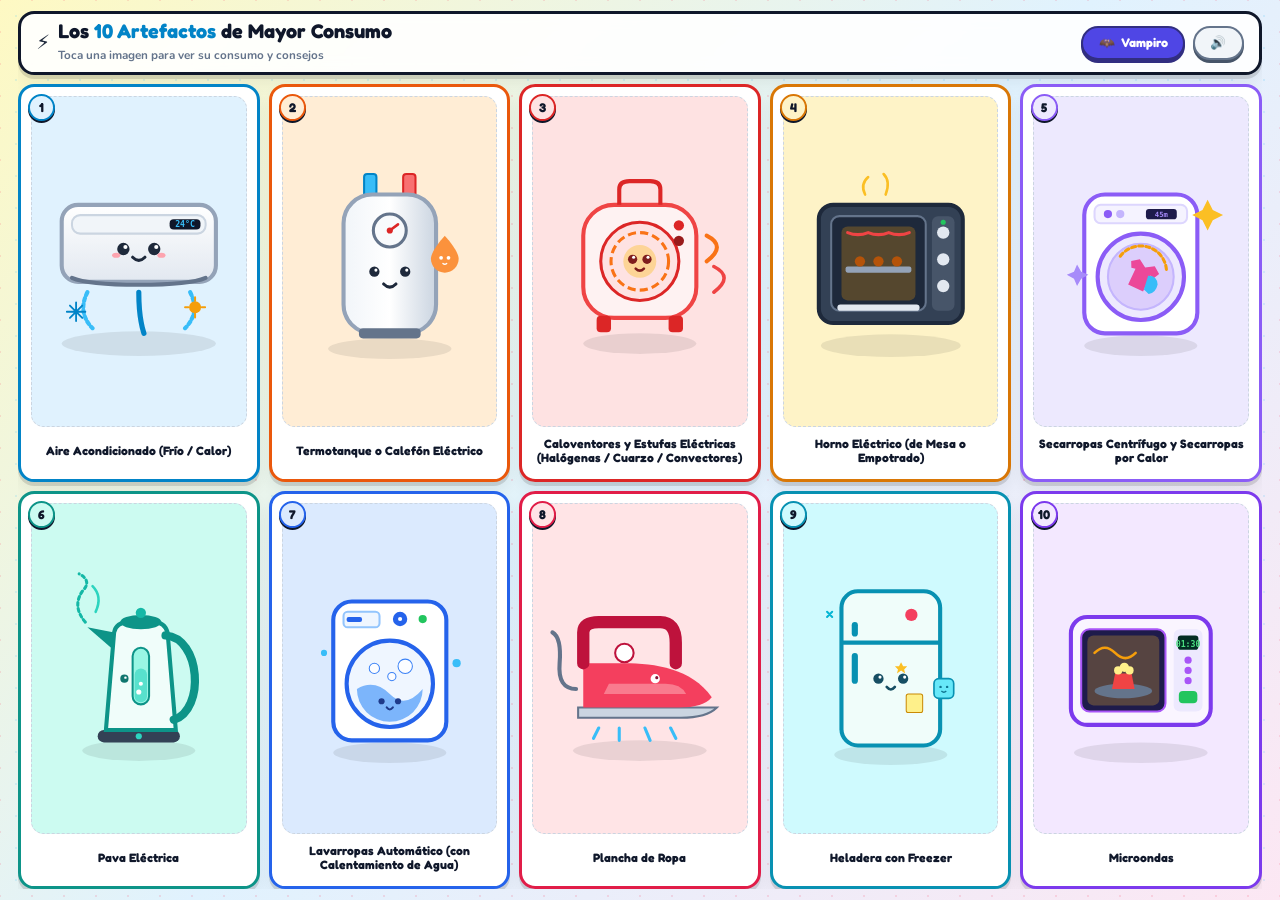
<file: index.html>
<!DOCTYPE html>
<html lang="es">
<head>
  <meta charset="UTF-8" />
  <meta name="viewport" content="width=device-width, initial-scale=1.0, maximum-scale=1.0, user-scalable=no" />
  <title>Los 10 Artefactos Eléctricos de Mayor Consumo | Para Niños</title>
  <link rel="stylesheet" href="styles.css" />
</head>
<body>
  <div id="app-container">
    <div id="view-content" class="view-container">
      <!-- Contenido renderizado por app.js -->
    </div>
  </div>

  <script src="data.js"></script>
  <script src="app.js"></script>
</body>
</html>
</file>
<file: styles.css>
/* ==========================================================================
   ESTILOS INFANTILES Y AMIGABLES - SINGLE SCREEN (SIN SCROLL) & 100% RESPONSIVE
   ========================================================================== */

@import url('https://fonts.googleapis.com/css2?family=Fredoka:wght@400;600;700&family=Nunito:wght@600;700;800;900&display=swap');

:root {
  --font-display: 'Fredoka', 'Nunito', system-ui, -apple-system, sans-serif;
  --font-body: 'Nunito', system-ui, -apple-system, sans-serif;
  
  --bg-gradient: linear-gradient(135deg, #FEF9C3 0%, #E0F2FE 50%, #FCE7F3 100%);
  --card-bg: #FFFFFF;
  --primary-color: #0284C7;
  --accent-yellow: #FBBF24;
  --accent-pink: #F43F5E;
  --accent-green: #10B981;
  --accent-purple: #8B5CF6;
  
  --shadow-cartoon: 0 4px 0px rgba(0, 0, 0, 0.12), 0 8px 16px rgba(0, 0, 0, 0.06);
}

* {
  box-sizing: border-box;
  margin: 0;
  padding: 0;
  -webkit-tap-highlight-color: transparent;
}

/* OBLIGATORIO: PANTALLA ÚNICA SIN SCROLL EXTERNO */
html, body {
  width: 100vw;
  height: 100vh;
  height: 100dvh;
  max-height: 100dvh;
  overflow: hidden; /* Elimina el scroll de la página completa */
  font-family: var(--font-body);
  background: var(--bg-gradient);
  color: #1E293B;
  position: relative;
}

/* Patrón de fondo sutil */
body::before {
  content: "";
  position: fixed;
  inset: 0;
  background-image: radial-gradient(#38BDF8 1.5px, transparent 1.5px), radial-gradient(#F43F5E 1.5px, transparent 1.5px);
  background-size: 32px 32px;
  background-position: 0 0, 16px 16px;
  opacity: 0.15;
  pointer-events: none;
  z-index: 0;
}

#app-container {
  position: relative;
  z-index: 1;
  width: 100%;
  height: 100%;
  max-height: 100dvh;
  display: flex;
  flex-direction: column;
  padding: clamp(6px, 1.2vh, 14px) clamp(8px, 1.5vw, 18px);
  box-sizing: border-box;
  overflow: hidden;
}

.view-container {
  width: 100%;
  height: 100%;
  flex: 1;
  min-height: 0; /* Clave flexbox para que los hijos respeten 100% de alto sin desbordar */
  display: flex;
  flex-direction: column;
  overflow: hidden;
  animation: fadeIn 0.25s ease-out forwards;
}

/* ==========================================================================
   CABECERA COMPACTA DE LA PÁGINA PRINCIPAL
   ========================================================================== */
.main-header-compact {
  display: flex;
  align-items: center;
  justify-content: space-between;
  flex-wrap: nowrap;
  gap: 10px;
  padding: clamp(4px, 0.8vh, 8px) clamp(8px, 1.2vw, 16px);
  background: rgba(255, 255, 255, 0.9);
  backdrop-filter: blur(8px);
  border: 3px solid #0F172A;
  border-radius: clamp(14px, 1.8vh, 20px);
  box-shadow: var(--shadow-cartoon);
  margin-bottom: clamp(6px, 1vh, 12px);
  flex-shrink: 0;
}

.header-title-box {
  display: flex;
  align-items: center;
  gap: 8px;
}

.header-badge-icon {
  font-size: clamp(1.2rem, 2.2vh, 1.8rem);
  line-height: 1;
}

.main-title-compact {
  font-family: var(--font-display);
  font-size: clamp(1rem, 2.2vh, 1.55rem);
  font-weight: 700;
  color: #0F172A;
  line-height: 1.1;
  white-space: nowrap;
}

.main-title-compact .highlight {
  color: #0284C7;
}

.header-sub-hint {
  font-size: clamp(0.72rem, 1.3vh, 0.92rem);
  font-weight: 700;
  color: #64748B;
  display: none;
}

@media (min-width: 768px) {
  .header-sub-hint {
    display: inline-block;
  }
}

.header-actions-compact {
  display: flex;
  align-items: center;
  gap: 8px;
  flex-shrink: 0;
}

.btn-pill-compact {
  display: inline-flex;
  align-items: center;
  gap: 6px;
  font-family: var(--font-display);
  font-weight: 700;
  font-size: clamp(0.75rem, 1.4vh, 0.92rem);
  padding: clamp(4px, 0.8vh, 8px) clamp(10px, 1.2vw, 16px);
  border-radius: 999px;
  border: 2.5px solid #1E293B;
  background: #FFFFFF;
  cursor: pointer;
  transition: all 0.15s ease;
  user-select: none;
  white-space: nowrap;
}

.btn-pill-compact:hover {
  transform: translateY(-2px);
}

.btn-pill-compact:active {
  transform: translateY(2px);
}

.btn-vampire-pill {
  background: #4F46E5;
  color: #FFFFFF;
  border-color: #312E81;
  box-shadow: 0 3px 0 #312E81;
}

.btn-sound-pill {
  background: #F1F5F9;
  color: #1E293B;
  border-color: #64748B;
  box-shadow: 0 3px 0 #475569;
}

/* ==========================================================================
   GRILLA PRINCIPAL (HOME) - 10 ARTEFACTOS EN UNA SOLA PANTALLA
   Requisito: SOLO IMAGEN DE REFERENCIA CON EL NOMBRE
   ========================================================================== */
.appliances-grid-screen {
  flex: 1;
  min-height: 0; /* Indispensable para que no desborde la pantalla */
  display: grid;
  grid-template-columns: repeat(5, 1fr);
  grid-template-rows: repeat(2, 1fr);
  gap: clamp(6px, 1vh, 12px);
  width: 100%;
  height: 100%;
}

/* TARJETA COMPACTA DE ARTEFACTO (SOLO IMAGEN CON NOMBRE) */
.appliance-card-screen {
  background: #FFFFFF;
  border: clamp(2.5px, 0.35vw, 3.5px) solid #0F172A;
  border-radius: clamp(14px, 1.8vh, 22px);
  box-shadow: var(--shadow-cartoon);
  padding: clamp(6px, 1vh, 12px) clamp(6px, 0.8vw, 10px);
  display: flex;
  flex-direction: column;
  align-items: center;
  justify-content: space-between;
  text-align: center;
  cursor: pointer;
  position: relative;
  overflow: hidden;
  transition: transform 0.18s cubic-bezier(0.34, 1.56, 0.64, 1), box-shadow 0.18s ease;
  user-select: none;
  height: 100%;
  min-height: 0;
}

.appliance-card-screen:hover {
  transform: translateY(-4px) scale(1.02);
  box-shadow: 0 8px 0px rgba(0, 0, 0, 0.12), 0 12px 20px rgba(0, 0, 0, 0.1);
  z-index: 2;
}

.appliance-card-screen:active {
  transform: translateY(1px) scale(0.99);
}

/* Insignia con el número en la esquina */
.card-mini-badge {
  position: absolute;
  top: clamp(4px, 0.8vh, 8px);
  left: clamp(4px, 0.8vh, 8px);
  width: clamp(22px, 3vh, 30px);
  height: clamp(22px, 3vh, 30px);
  border-radius: 50%;
  background: #FEF08A;
  border: 2px solid #0F172A;
  font-family: var(--font-display);
  font-weight: 700;
  font-size: clamp(0.75rem, 1.4vh, 0.95rem);
  color: #0F172A;
  display: flex;
  align-items: center;
  justify-content: center;
  box-shadow: 0 2px 0 #0F172A;
  z-index: 3;
}

/* Contenedor de la imagen de referencia (SVG) */
.card-screen-image {
  flex: 1;
  min-height: 0;
  width: 100%;
  display: flex;
  align-items: center;
  justify-content: center;
  padding: 4px;
  border-radius: clamp(10px, 1.4vh, 16px);
  border: 1.5px dashed #CBD5E1;
  background: #F8FAFC;
  transition: transform 0.2s ease;
  overflow: hidden;
}

.appliance-card-screen:hover .card-screen-image {
  transform: scale(1.04);
  background: #FFFFFF;
}

.card-screen-image svg {
  width: 100%;
  height: 100%;
  max-height: 100%;
  object-fit: contain;
}

/* Título / Nombre del artefacto en la tarjeta */
.card-screen-title {
  font-family: var(--font-display);
  font-size: clamp(0.72rem, 1.35vh, 0.96rem);
  font-weight: 700;
  color: #0F172A;
  line-height: 1.15;
  margin-top: clamp(4px, 0.6vh, 8px);
  height: clamp(28px, 4.5vh, 38px);
  display: flex;
  align-items: center;
  justify-content: center;
  text-align: center;
  width: 100%;
  overflow: hidden;
  text-overflow: ellipsis;
}

/* ==========================================================================
   PÁGINA COMPLETA DE DETALLE - EN UNA SOLA PANTALLA (SIN SCROLL)
   ========================================================================== */
.detail-view-screen {
  width: 100%;
  height: 100%;
  flex: 1;
  min-height: 0;
  display: flex;
  flex-direction: column;
  overflow: hidden;
}

/* Barra superior de navegación y retorno */
.detail-top-nav-compact {
  display: flex;
  align-items: center;
  justify-content: space-between;
  gap: 10px;
  padding: clamp(4px, 0.8vh, 8px) clamp(8px, 1.2vw, 14px);
  background: rgba(255, 255, 255, 0.95);
  backdrop-filter: blur(8px);
  border: 2.5px solid #0F172A;
  border-radius: clamp(12px, 1.6vh, 18px);
  box-shadow: var(--shadow-cartoon);
  margin-bottom: clamp(6px, 0.8vh, 10px);
  flex-shrink: 0;
}

.btn-back-main {
  display: inline-flex;
  align-items: center;
  gap: 8px;
  font-family: var(--font-display);
  font-weight: 700;
  font-size: clamp(0.82rem, 1.5vh, 1.05rem);
  background: #10B981;
  color: #FFFFFF;
  border: 2.5px solid #064E3B;
  box-shadow: 0 3px 0 #064E3B;
  padding: clamp(5px, 0.9vh, 9px) clamp(12px, 1.5vw, 20px);
  border-radius: 999px;
  cursor: pointer;
  transition: all 0.15s ease;
  user-select: none;
  white-space: nowrap;
}

.btn-back-main:hover {
  background: #059669;
  transform: translateY(-2px);
}

.btn-back-main:active {
  transform: translateY(2px);
  box-shadow: 0 1px 0 #064E3B;
}

.detail-nav-arrows {
  display: flex;
  align-items: center;
  gap: 6px;
}

.btn-nav-arrow {
  display: inline-flex;
  align-items: center;
  gap: 4px;
  font-family: var(--font-display);
  font-weight: 700;
  font-size: clamp(0.75rem, 1.35vh, 0.9rem);
  background: #F1F5F9;
  color: #0F172A;
  border: 2px solid #0F172A;
  box-shadow: 0 2px 0 #0F172A;
  padding: clamp(4px, 0.7vh, 7px) clamp(8px, 1vw, 14px);
  border-radius: 999px;
  cursor: pointer;
  transition: all 0.15s ease;
  white-space: nowrap;
}

.btn-nav-arrow:hover {
  background: #E2E8F0;
  transform: translateY(-1px);
}

.btn-nav-arrow:active {
  transform: translateY(1px);
}

/* BANNER DE INTRODUCCIÓN GENERAL OFICIAL (REQUISITO REQUERIDO) */
.detail-intro-ribbon {
  background: #FEF3C7;
  border: 2px solid #F59E0B;
  border-radius: clamp(10px, 1.3vh, 14px);
  padding: clamp(4px, 0.6vh, 7px) clamp(8px, 1.2vw, 14px);
  font-size: clamp(0.7rem, 1.25vh, 0.85rem);
  line-height: 1.25;
  color: #78350F;
  font-weight: 700;
  display: flex;
  align-items: center;
  gap: 8px;
  margin-bottom: clamp(6px, 0.8vh, 10px);
  flex-shrink: 0;
  box-shadow: 0 2px 0 rgba(245, 158, 11, 0.3);
}

.detail-intro-ribbon .ribbon-icon {
  font-size: clamp(1rem, 1.8vh, 1.25rem);
  flex-shrink: 0;
}

/* CUERPO PRINCIPAL DE DETALLE: 2 COLUMNAS SIN SCROLL */
.detail-main-layout {
  flex: 1;
  min-height: 0;
  display: grid;
  grid-template-columns: clamp(260px, 32vw, 360px) 1fr;
  gap: clamp(8px, 1.2vw, 14px);
  width: 100%;
  height: 100%;
  overflow: hidden;
}

/* COLUMNA IZQUIERDA: HERO DEL ARTEFACTO (IMAGEN GIGANTE + POTENCIA + AUDIO) */
.detail-left-hero {
  background: #FFFFFF;
  border: 3px solid #0F172A;
  border-radius: clamp(16px, 2vh, 24px);
  box-shadow: var(--shadow-cartoon);
  padding: clamp(8px, 1.2vh, 14px);
  display: flex;
  flex-direction: column;
  align-items: center;
  justify-content: space-between;
  text-align: center;
  height: 100%;
  min-height: 0;
  overflow: hidden;
}

.detail-category-tag {
  display: inline-flex;
  align-items: center;
  gap: 6px;
  font-family: var(--font-display);
  font-weight: 700;
  font-size: clamp(0.7rem, 1.2vh, 0.85rem);
  padding: 3px 12px;
  border-radius: 999px;
  border: 2px solid #0F172A;
  margin-bottom: 2px;
}

.detail-appliance-title {
  font-family: var(--font-display);
  font-size: clamp(1rem, 2vh, 1.4rem);
  font-weight: 700;
  color: #0F172A;
  line-height: 1.15;
  margin: 2px 0 clamp(4px, 0.8vh, 8px) 0;
}

.detail-hero-svg-box {
  flex: 1;
  min-height: 0;
  width: 100%;
  display: flex;
  align-items: center;
  justify-content: center;
  padding: 4px;
}

.detail-hero-svg-box svg {
  width: 100%;
  height: 100%;
  max-height: 100%;
  object-fit: contain;
  filter: drop-shadow(0 6px 12px rgba(0, 0, 0, 0.08));
}

/* CONSUMÓMETRO COMPACTO */
.detail-power-gauge {
  width: 100%;
  background: #F8FAFC;
  border: 2px solid #CBD5E1;
  border-radius: clamp(10px, 1.4vh, 14px);
  padding: clamp(4px, 0.8vh, 8px) clamp(6px, 1vw, 10px);
  margin: clamp(4px, 0.6vh, 8px) 0;
  display: flex;
  flex-direction: column;
  gap: 3px;
  flex-shrink: 0;
}

.gauge-row-top {
  display: flex;
  justify-content: space-between;
  align-items: center;
  font-size: clamp(0.72rem, 1.2vh, 0.84rem);
  font-weight: 800;
}

.gauge-watts-pill {
  font-family: var(--font-display);
  font-weight: 700;
  font-size: clamp(0.78rem, 1.35vh, 0.95rem);
  padding: 2px 8px;
  border-radius: 999px;
  border: 1.5px solid;
}

.gauge-bolts {
  display: flex;
  justify-content: center;
  gap: 4px;
  font-size: clamp(1rem, 2vh, 1.4rem);
  line-height: 1;
}

.bolt-active {
  color: #F59E0B;
  filter: drop-shadow(0 1px 2px #FBBF24);
}

.bolt-inactive {
  color: #CBD5E1;
  opacity: 0.4;
}

/* Botón de voz en la columna izquierda */
.btn-speech-screen {
  width: 100%;
  display: inline-flex;
  align-items: center;
  justify-content: center;
  gap: 8px;
  font-family: var(--font-display);
  font-weight: 700;
  font-size: clamp(0.78rem, 1.4vh, 0.95rem);
  background: #8B5CF6;
  color: #FFFFFF;
  border: 2.5px solid #4C1D95;
  box-shadow: 0 3px 0 #4C1D95;
  padding: clamp(5px, 0.9vh, 8px) 12px;
  border-radius: 999px;
  cursor: pointer;
  transition: all 0.15s ease;
  user-select: none;
  flex-shrink: 0;
}

.btn-speech-screen:hover {
  background: #7C3AED;
}

.btn-speech-screen:active {
  transform: translateY(2px);
  box-shadow: 0 1px 0 #4C1D95;
}

.btn-speech-screen.speaking {
  background: #EF4444;
  border-color: #991B1B;
  box-shadow: 0 3px 0 #991B1B;
}

/* COLUMNA DERECHA: 4 CARDS (2x2) + TIP INFANTIL INFERIOR */
.detail-right-content {
  flex: 1;
  min-height: 0;
  display: flex;
  flex-direction: column;
  gap: clamp(6px, 0.8vh, 10px);
  height: 100%;
  overflow: hidden;
}

.detail-cards-2x2 {
  flex: 1;
  min-height: 0;
  display: grid;
  grid-template-columns: 1fr 1fr;
  grid-template-rows: 1fr 1fr;
  gap: clamp(6px, 0.9vh, 10px);
  width: 100%;
  height: 100%;
}

.compact-info-card {
  background: #FFFFFF;
  border: 2.5px solid #0F172A;
  border-radius: clamp(12px, 1.6vh, 18px);
  box-shadow: var(--shadow-cartoon);
  padding: clamp(6px, 1vh, 10px) clamp(8px, 1vw, 12px);
  display: flex;
  flex-direction: column;
  height: 100%;
  min-height: 0;
  overflow: hidden;
}

.compact-card-header {
  display: flex;
  align-items: center;
  gap: 6px;
  margin-bottom: clamp(3px, 0.5vh, 6px);
  flex-shrink: 0;
}

.compact-icon-badge {
  width: clamp(24px, 3.2vh, 32px);
  height: clamp(24px, 3.2vh, 32px);
  border-radius: clamp(6px, 0.8vh, 10px);
  border: 2px solid #0F172A;
  display: flex;
  align-items: center;
  justify-content: center;
  font-size: clamp(0.85rem, 1.6vh, 1.15rem);
  flex-shrink: 0;
}

.compact-card-title {
  font-family: var(--font-display);
  font-size: clamp(0.78rem, 1.4vh, 0.98rem);
  font-weight: 700;
  color: #0F172A;
  line-height: 1.15;
}

.compact-card-body {
  flex: 1;
  min-height: 0;
  overflow-y: auto; /* Permite micro-scroll interno si el texto es largo en pantallas muy bajas, sin alterar la pantalla global */
  font-size: clamp(0.72rem, 1.25vh, 0.88rem);
  line-height: 1.35;
  color: #334155;
  font-weight: 600;
  padding-right: 2px;
}

/* Scrollbar estilizada y ultra discreta para el interior de las tarjetas */
.compact-card-body::-webkit-scrollbar {
  width: 4px;
}
.compact-card-body::-webkit-scrollbar-track {
  background: #F1F5F9;
  border-radius: 4px;
}
.compact-card-body::-webkit-scrollbar-thumb {
  background: #CBD5E1;
  border-radius: 4px;
}

.compact-card-body strong {
  color: #0F172A;
  font-weight: 800;
}

/* Lista de recomendaciones compacta */
.compact-recom-list {
  list-style: none;
  display: flex;
  flex-direction: column;
  gap: 4px;
}

.compact-recom-list li {
  position: relative;
  padding-left: 18px;
  line-height: 1.3;
}

.compact-recom-list li::before {
  content: "⭐";
  position: absolute;
  left: 0;
  top: 0;
  font-size: 0.75rem;
}

/* BANNER INFERIOR: TIP INFANTIL HERO */
.compact-kids-tip {
  background: #ECFDF5;
  border: 2px solid #10B981;
  border-radius: clamp(10px, 1.4vh, 14px);
  padding: clamp(4px, 0.7vh, 8px) clamp(8px, 1.2vw, 14px);
  display: flex;
  align-items: center;
  gap: 8px;
  flex-shrink: 0;
  box-shadow: 0 2px 0 rgba(16, 185, 129, 0.25);
}

.compact-kids-tip .tip-hero-icon {
  font-size: clamp(1.1rem, 2vh, 1.5rem);
  flex-shrink: 0;
}

.compact-kids-tip-text {
  font-size: clamp(0.72rem, 1.25vh, 0.88rem);
  line-height: 1.25;
  color: #047857;
  font-weight: 700;
}

/* ==========================================================================
   VISTA DEL CONSUMO VAMPIRO EN UNA SOLA PANTALLA
   ========================================================================== */
.vampire-single-screen {
  width: 100%;
  height: 100%;
  flex: 1;
  min-height: 0;
  display: flex;
  flex-direction: column;
  overflow: hidden;
}

.vampire-layout-grid {
  flex: 1;
  min-height: 0;
  display: grid;
  grid-template-columns: clamp(260px, 32vw, 360px) 1fr;
  gap: clamp(8px, 1.2vw, 14px);
  width: 100%;
  height: 100%;
}

.vampire-left-card {
  background: #EEF2FF;
  border: 3px solid #4338CA;
  border-radius: clamp(16px, 2vh, 24px);
  box-shadow: var(--shadow-cartoon);
  padding: clamp(8px, 1.2vh, 14px);
  display: flex;
  flex-direction: column;
  align-items: center;
  justify-content: space-between;
  text-align: center;
  height: 100%;
  min-height: 0;
}

/* ==========================================================================
   RESPONSIVIDAD Y BREAKPOINTS ADAPTATIVOS
   ========================================================================== */

/* PANTALLAS MÓVILES (FORMATO VERTICAL / PORTRAIT) */
@media (max-width: 680px) {
  /* En la pantalla principal móvil: 2 columnas x 5 filas para que quepan las 10 sin scroll */
  .appliances-grid-screen {
    grid-template-columns: repeat(2, 1fr);
    grid-template-rows: repeat(5, 1fr);
    gap: 6px;
  }
  
  .appliance-card-screen {
    padding: 4px 6px;
  }
  
  .card-screen-title {
    font-size: 0.72rem;
    height: 24px;
    margin-top: 2px;
  }
  
  /* En la pantalla de detalle móvil: layout apilado optimizado */
  .detail-main-layout, .vampire-layout-grid {
    grid-template-columns: 1fr;
    grid-template-rows: auto 1fr;
    gap: 6px;
  }
  
  .detail-left-hero, .vampire-left-card {
    flex-direction: row;
    height: auto;
    padding: 6px 10px;
    gap: 8px;
  }
  
  .detail-hero-svg-box {
    width: 60px;
    height: 60px;
    flex: none;
  }
  
  .detail-power-gauge {
    margin: 0;
    padding: 2px 6px;
  }
  
  .detail-cards-2x2 {
    grid-template-columns: 1fr;
    grid-template-rows: repeat(4, 1fr);
  }
}

/* PANTALLAS CON ALTURA MUY REDUCIDA (LAPTOPS PEQUEÑAS O LANDSCAPE) */
@media (max-height: 600px) {
  #app-container {
    padding: 4px 8px;
  }
  .main-header-compact {
    margin-bottom: 4px;
    padding: 2px 8px;
  }
  .detail-intro-ribbon {
    display: none; /* Oculta el ribbon largo para priorizar contenido y evitar scroll */
  }
}

@keyframes fadeIn {
  from {
    opacity: 0;
    transform: scale(0.99);
  }
  to {
    opacity: 1;
    transform: scale(1);
  }
}
</file>
